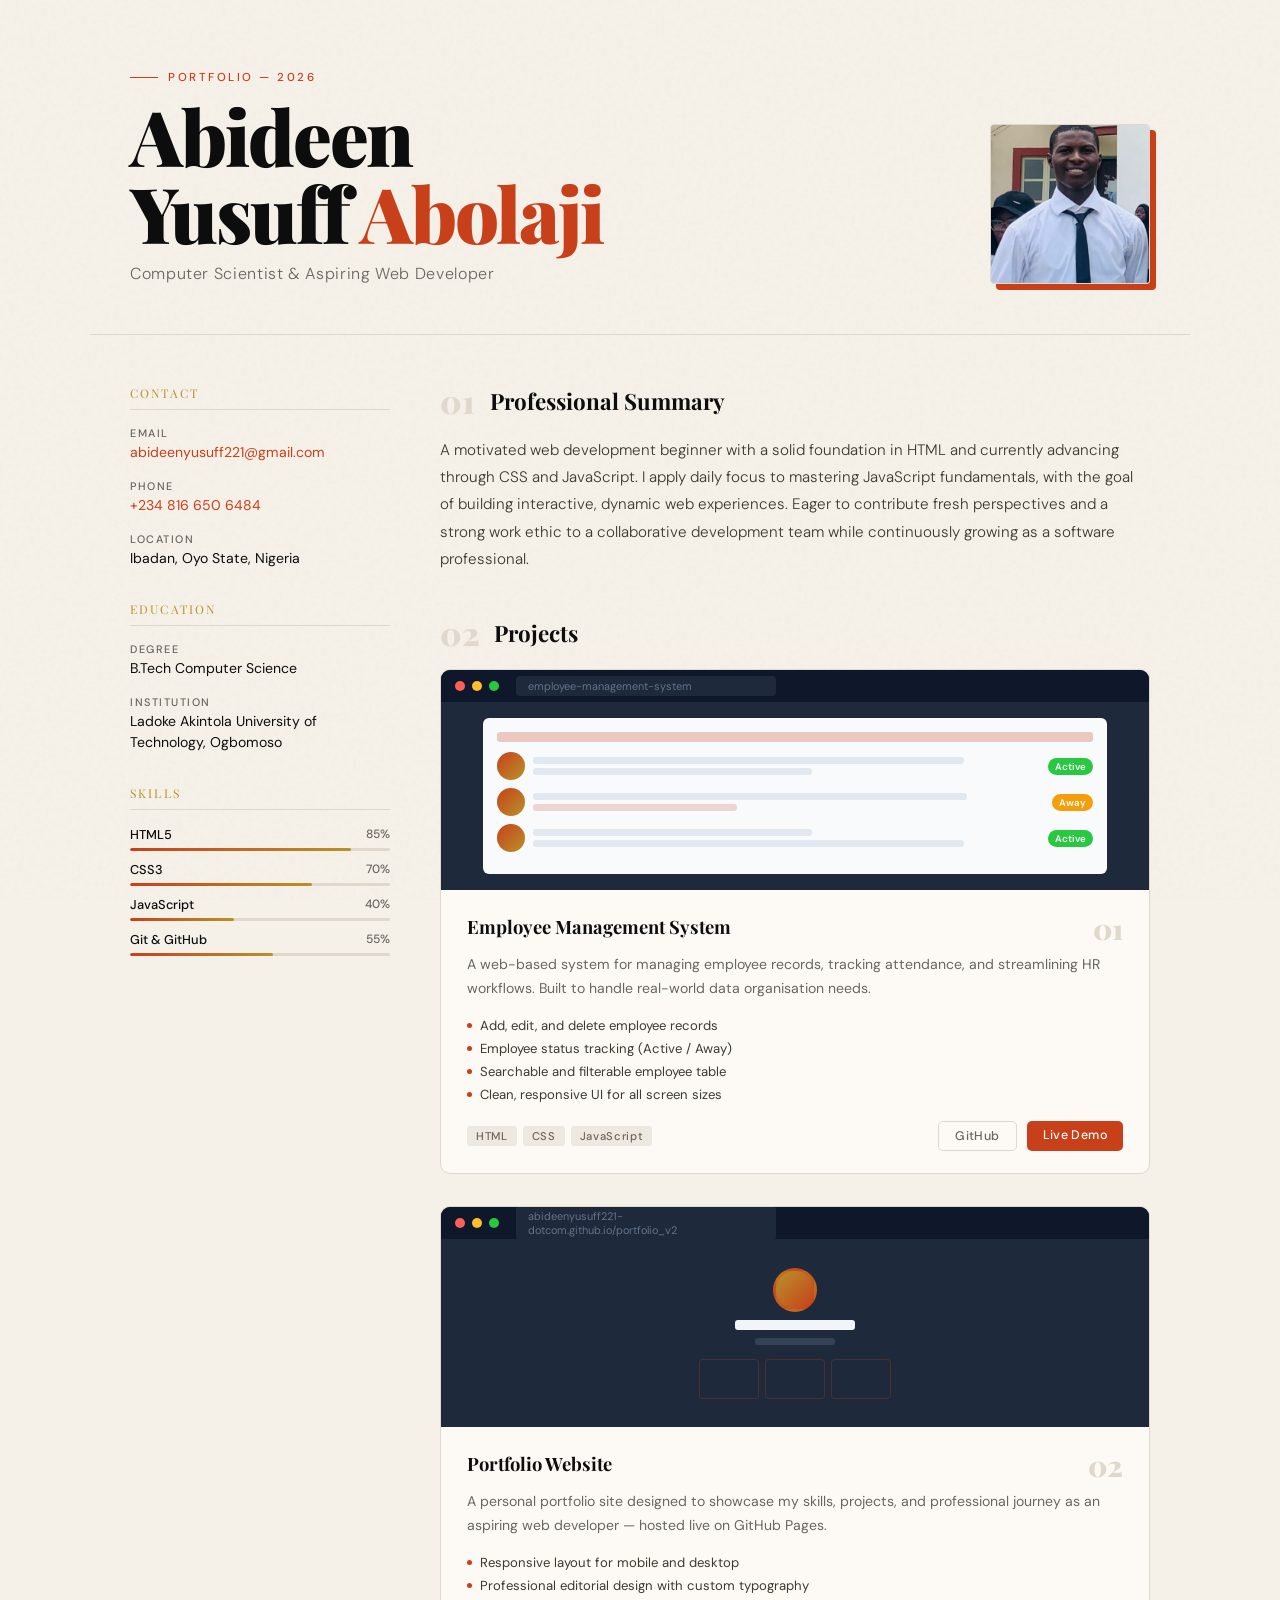
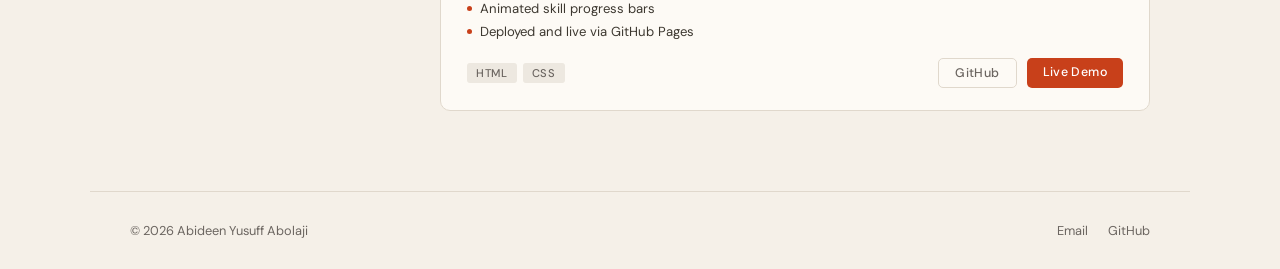
<file: index.html>
<!DOCTYPE html>
<html lang="en">
<head>
    <meta charset="UTF-8">
    <meta name="viewport" content="width=device-width, initial-scale=1.0">
    <title>Abideen Yusuff Abolaji | Portfolio</title>
    <link href="https://fonts.googleapis.com/css2?family=Playfair+Display:wght@400;700;900&family=DM+Sans:wght@300;400;500&display=swap" rel="stylesheet">
   <link rel="stylesheet" href="style.css">
</head>
<body>

<!-- ── HEADER ── -->
<header>
    <div class="header-text">
        <span class="eyebrow">Portfolio — 2026</span>
        <h1>Abideen<br>Yusuff <span>Abolaji</span></h1>
        <p class="subtitle">Computer Scientist &amp; Aspiring Web Developer</p>
    </div>
    <img src="portimage.jpg" alt="Abideen Yusuff Abolaji" class="profile-img">
</header>

<!-- ── MAIN ── -->
<div class="wrapper">

    <!-- SIDEBAR -->
    <aside class="sidebar">

        <div class="sidebar-block">
            <p class="sidebar-title">Contact</p>
            <div class="info-item">
                <span class="info-label">Email</span>
                <span class="info-value"><a href="mailto:abideenyusuff221@gmail.com">abideenyusuff221@gmail.com</a></span>
            </div>
            <div class="info-item">
                <span class="info-label">Phone</span>
                <span class="info-value"><a href="tel:+2348166506484">+234 816 650 6484</a></span>
            </div>
            <div class="info-item">
                <span class="info-label">Location</span>
                <span class="info-value">Ibadan, Oyo State, Nigeria</span>
            </div>
        </div>

        <div class="sidebar-block">
            <p class="sidebar-title">Education</p>
            <div class="info-item">
                <span class="info-label">Degree</span>
                <span class="info-value">B.Tech Computer Science</span>
            </div>
            <div class="info-item">
                <span class="info-label">Institution</span>
                <span class="info-value">Ladoke Akintola University of Technology, Ogbomoso</span>
            </div>
        </div>

        <div class="sidebar-block">
            <p class="sidebar-title">Skills</p>
            <div class="skill-row">
                <div class="skill-item">
                    <div class="skill-meta"><span>HTML5</span><span class="skill-pct">85%</span></div>
                    <div class="bar-track"><div class="bar-fill" style="width:85%"></div></div>
                </div>
                <div class="skill-item">
                    <div class="skill-meta"><span>CSS3</span><span class="skill-pct">70%</span></div>
                    <div class="bar-track"><div class="bar-fill" style="width:70%"></div></div>
                </div>
                <div class="skill-item">
                    <div class="skill-meta"><span>JavaScript</span><span class="skill-pct">40%</span></div>
                    <div class="bar-track"><div class="bar-fill" style="width:40%"></div></div>
                </div>
                <div class="skill-item">
                    <div class="skill-meta"><span>Git & GitHub</span><span class="skill-pct">55%</span></div>
                    <div class="bar-track"><div class="bar-fill" style="width:55%"></div></div>
                </div>
            </div>
        </div>

    </aside>

    <!-- CONTENT -->
    <main class="content">

        <section>
            <div class="section-head">
                <span class="section-num">01</span>
                <h2>Professional Summary</h2>
            </div>
            <p class="section-body">
                A motivated web development beginner with a solid foundation in HTML and currently advancing through CSS and JavaScript. 
                I apply daily focus to mastering JavaScript fundamentals, with the goal of building interactive, dynamic web experiences. 
                Eager to contribute fresh perspectives and a strong work ethic to a collaborative development team while continuously 
                growing as a software professional.
            </p>
        </section>

        <section>
            <div class="section-head">
                <span class="section-num">02</span>
                <h2>Projects</h2>
            </div>
            <div class="projects-grid">

                <!-- PROJECT 1: Employee Management System -->
                <div class="project-card">
                    <div class="project-preview">
                        <div class="browser-bar">
                            <span class="browser-dot dot-red"></span>
                            <span class="browser-dot dot-yellow"></span>
                            <span class="browser-dot dot-green"></span>
                            <span class="browser-url">employee-management-system</span>
                        </div>
                        <div class="mock-ems">
                            <div class="mock-header-bar"></div>
                            <div class="mock-row">
                                <div class="mock-avatar"></div>
                                <div class="mock-lines">
                                    <div class="mock-line long"></div>
                                    <div class="mock-line short"></div>
                                </div>
                                <span class="mock-badge">Active</span>
                            </div>
                            <div class="mock-row">
                                <div class="mock-avatar"></div>
                                <div class="mock-lines">
                                    <div class="mock-line long"></div>
                                    <div class="mock-line accent"></div>
                                </div>
                                <span class="mock-badge" style="background:#f59e0b">Away</span>
                            </div>
                            <div class="mock-row">
                                <div class="mock-avatar"></div>
                                <div class="mock-lines">
                                    <div class="mock-line short"></div>
                                    <div class="mock-line long"></div>
                                </div>
                                <span class="mock-badge">Active</span>
                            </div>
                        </div>
                    </div>
                    <div class="project-body">
                        <div class="project-header">
                            <p class="project-title">Employee Management System</p>
                            <span class="project-number">01</span>
                        </div>
                        <p class="project-desc">
                            A web-based system for managing employee records, tracking attendance, and streamlining HR workflows. Built to handle real-world data organisation needs.
                        </p>
                        <ul class="feature-list">
                            <li>Add, edit, and delete employee records</li>
                            <li>Employee status tracking (Active / Away)</li>
                            <li>Searchable and filterable employee table</li>
                            <li>Clean, responsive UI for all screen sizes</li>
                        </ul>
                        <div class="project-footer">
                            <div class="project-tags">
                                <span class="ptag">HTML</span>
                                <span class="ptag">CSS</span>
                                <span class="ptag">JavaScript</span>
                            </div>
                            <div class="project-links">
                                <a href="https://github.com/abideenyusuff221-dotcom" target="_blank" class="btn-link btn-outline">GitHub</a>
                                <a href="#" class="btn-link btn-primary">Live Demo</a>
                            </div>
                        </div>
                    </div>
                </div>

                <!-- PROJECT 2: Portfolio Website -->
                <div class="project-card">
                    <div class="project-preview">
                        <div class="browser-bar">
                            <span class="browser-dot dot-red"></span>
                            <span class="browser-dot dot-yellow"></span>
                            <span class="browser-dot dot-green"></span>
                            <span class="browser-url">abideenyusuff221-dotcom.github.io/portfolio_v2</span>
                        </div>
                        <div class="mock-portfolio">
                            <div class="mock-avatar-lg"></div>
                            <div class="mock-name-line"></div>
                            <div class="mock-sub-line"></div>
                            <div class="mock-cards-row">
                                <div class="mock-mini-card"></div>
                                <div class="mock-mini-card"></div>
                                <div class="mock-mini-card"></div>
                            </div>
                        </div>
                    </div>
                    <div class="project-body">
                        <div class="project-header">
                            <p class="project-title">Portfolio Website</p>
                            <span class="project-number">02</span>
                        </div>
                        <p class="project-desc">
                            A personal portfolio site designed to showcase my skills, projects, and professional journey as an aspiring web developer — hosted live on GitHub Pages.
                        </p>
                        <ul class="feature-list">
                            <li>Responsive layout for mobile and desktop</li>
                            <li>Professional editorial design with custom typography</li>
                            <li>Animated skill progress bars</li>
                            <li>Deployed and live via GitHub Pages</li>
                        </ul>
                        <div class="project-footer">
                            <div class="project-tags">
                                <span class="ptag">HTML</span>
                                <span class="ptag">CSS</span>
                            </div>
                            <div class="project-links">
                                <a href="https://github.com/abideenyusuff221-dotcom/portfolio_v2" target="_blank" class="btn-link btn-outline">GitHub</a>
                                <a href="https://abideenyusuff221-dotcom.github.io/portfolio_v2/" target="_blank" class="btn-link btn-primary">Live Demo</a>
                            </div>
                        </div>
                    </div>
                </div>

            </div>
        </section>

    </main>
</div>

<!-- ── FOOTER ── -->
<footer>
    <span>&copy; 2026 Abideen Yusuff Abolaji</span>
    <div class="footer-links">
        <a href="mailto:abideenyusuff221@gmail.com">Email</a>
        <a href="https://github.com/abideenyusuff221-dotcom" target="_blank">GitHub</a>
    </div>
</footer>

</body>
</html>
</file>
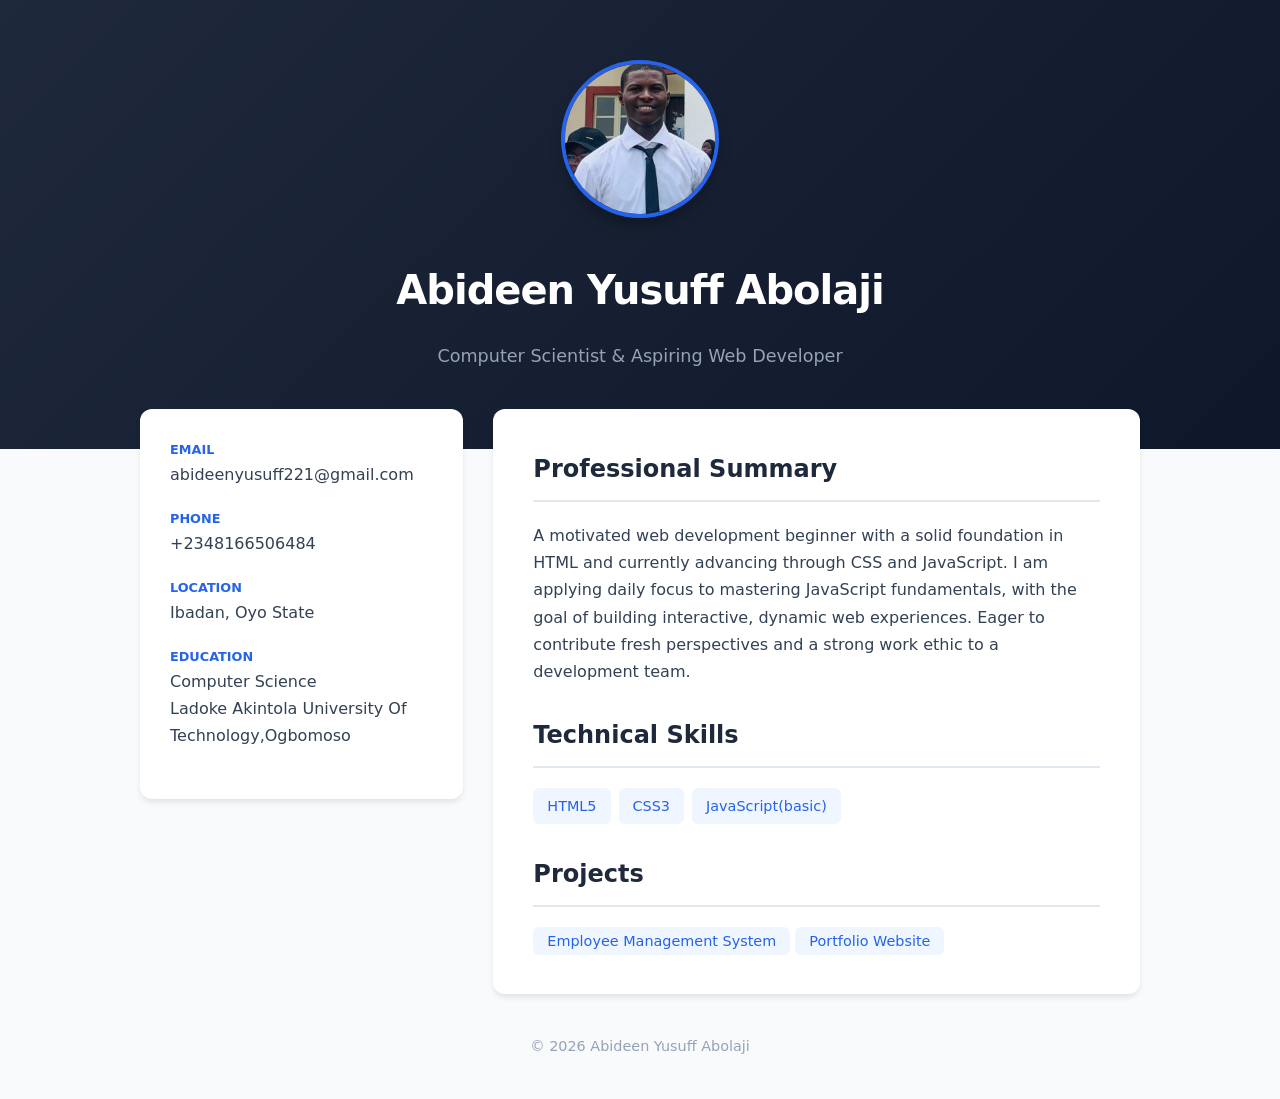
<file: myportfolio.html>
<!DOCTYPE html>
<html lang="en">
<head>
    <meta charset="UTF-8">
    <meta name="viewport" content="width=device-width, initial-scale=1.0">
    
    <title>Abideen Yusuff Abolaji | Portfolio</title>
    <link rel="stylesheet" href="style sheet.css">

</head>
<body>

<header>
    <img src="portimage.jpg" alt="Abideen Yusuff Abolaji" class="profile-img">
    <h1>Abideen Yusuff Abolaji</h1>
    <p>Computer Scientist & Aspiring Web Developer</p>
</header>

<div class="main-content">
    <div class="sidebar">
        <div class="info-item">
            <span class="info-label">Email</span>
            abideenyusuff221@gmail.com
        </div>
        <div class="info-item">
            <span class="info-label">Phone</span>
            +2348166506484
        </div>
        <div class="info-item">
            <span class="info-label">Location</span>
            Ibadan, Oyo State
        </div>
        <div class="info-item">
            <span class="info-label">Education</span>
             Computer Science<br>
            Ladoke Akintola University Of Technology,Ogbomoso
        </div>
    </div>

    <div class="content-area">
        <section>
            <h2>Professional Summary</h2>
            <p>
                A motivated web development beginner with a solid foundation in HTML and currently advancing through CSS and JavaScript. 
                I am applying daily focus to mastering JavaScript fundamentals, with the goal of building interactive, 
                dynamic web experiences. Eager to contribute fresh perspectives and a strong work ethic to a development team.
            </p>
        </section>

        <section style="margin-top: 30px;">
            <h2>Technical Skills</h2>
            <div class="skill-tags">
                <span class="tag">HTML5</span> 
                <span class="tag">CSS3</span>
                <span class="tag">JavaScript(basic)</span>
                
                
            </div>
        </section>

        
        </section>

        <section style="margin-top: 30px;">
            <h2>Projects</h2>
            <div class="Projects-tags">
                <span class="tag">Employee Management System</span> 
                <span class="tag">Portfolio Website</span>
                
                
                
            </div>
        </section>
    </div>
</div>

<footer style="text-align: center; padding-bottom: 40px; color: #94a3b8; font-size: 0.9rem;">
    &copy; 2026 Abideen Yusuff Abolaji
</footer>

</body>
</html>
</file>
<file: style.css>
:root {
            --ink: #0d0d0d;
            --paper: #f5f0e8;
            --accent: #c8401a;
            --gold: #b8922a;
            --mid: #6b6560;
            --card: #fdfaf5;
            --border: #e0d8cc;
        }

        *, *::before, *::after { box-sizing: border-box; margin: 0; padding: 0; }

        body {
            font-family: 'DM Sans', sans-serif;
            background-color: var(--paper);
            color: var(--ink);
            min-height: 100vh;
            overflow-x: hidden;
        }

        /* ── NOISE TEXTURE OVERLAY ── */
        body::before {
            content: '';
            position: fixed;
            inset: 0;
            background-image: url("data:image/svg+xml,%3Csvg viewBox='0 0 200 200' xmlns='http://www.w3.org/2000/svg'%3E%3Cfilter id='noise'%3E%3CfeTurbulence type='fractalNoise' baseFrequency='0.85' numOctaves='4' stitchTiles='stitch'/%3E%3C/filter%3E%3Crect width='100%25' height='100%25' filter='url(%23noise)' opacity='0.04'/%3E%3C/svg%3E");
            pointer-events: none;
            z-index: 0;
            opacity: 0.5;
        }

        /* ── HEADER ── */
        header {
            position: relative;
            display: grid;
            grid-template-columns: 1fr auto;
            align-items: end;
            max-width: 1100px;
            margin: 0 auto;
            padding: 70px 40px 50px;
            gap: 40px;
            border-bottom: 1px solid var(--border);
            animation: fadeUp 0.8s ease both;
        }

        .header-text { display: flex; flex-direction: column; gap: 12px; }

        .eyebrow {
            font-family: 'DM Sans', sans-serif;
            font-size: 0.72rem;
            font-weight: 500;
            letter-spacing: 0.22em;
            text-transform: uppercase;
            color: var(--accent);
            display: flex;
            align-items: center;
            gap: 10px;
        }
        .eyebrow::before {
            content: '';
            width: 28px;
            height: 1px;
            background: var(--accent);
        }

        header h1 {
            font-family: 'Playfair Display', serif;
            font-size: clamp(2.8rem, 6vw, 5rem);
            font-weight: 900;
            line-height: 1.0;
            letter-spacing: -2px;
            color: var(--ink);
        }

        header h1 span { color: var(--accent); }

        .subtitle {
            font-size: 1rem;
            color: var(--mid);
            font-weight: 300;
            letter-spacing: 0.04em;
        }

        .profile-img {
            width: 160px;
            height: 160px;
            border-radius: 4px;
            object-fit: cover;
            border: 1px solid var(--border);
            box-shadow: 6px 6px 0 var(--accent);
            flex-shrink: 0;
            animation: fadeUp 0.8s 0.1s ease both;
        }

        /* ── LAYOUT ── */
        .wrapper {
            max-width: 1100px;
            margin: 0 auto;
            padding: 50px 40px 80px;
            display: grid;
            grid-template-columns: 260px 1fr;
            gap: 50px;
            align-items: start;
        }

        /* ── SIDEBAR ── */
        .sidebar {
            display: flex;
            flex-direction: column;
            gap: 32px;
            animation: fadeUp 0.8s 0.2s ease both;
        }

        .sidebar-block { display: flex; flex-direction: column; gap: 16px; }

        .sidebar-title {
            font-family: 'Playfair Display', serif;
            font-size: 0.75rem;
            letter-spacing: 0.18em;
            text-transform: uppercase;
            color: var(--gold);
            padding-bottom: 8px;
            border-bottom: 1px solid var(--border);
        }

        .info-item { display: flex; flex-direction: column; gap: 2px; }

        .info-label {
            font-size: 0.68rem;
            font-weight: 500;
            letter-spacing: 0.14em;
            text-transform: uppercase;
            color: var(--mid);
        }

        .info-value {
            font-size: 0.88rem;
            color: var(--ink);
            line-height: 1.5;
        }

        .info-value a {
            color: var(--accent);
            text-decoration: none;
        }
        .info-value a:hover { text-decoration: underline; }

        /* ── SKILL BARS ── */
        .skill-row { display: flex; flex-direction: column; gap: 10px; }

        .skill-item { display: flex; flex-direction: column; gap: 5px; }

        .skill-meta {
            display: flex;
            justify-content: space-between;
            font-size: 0.8rem;
            color: var(--ink);
            font-weight: 500;
        }

        .skill-pct { color: var(--mid); font-size: 0.75rem; }

        .bar-track {
            height: 3px;
            background: var(--border);
            border-radius: 99px;
            overflow: hidden;
        }

        .bar-fill {
            height: 100%;
            background: linear-gradient(90deg, var(--accent), var(--gold));
            border-radius: 99px;
            transform-origin: left;
            animation: growBar 1s 0.6s ease both;
            transform: scaleX(0);
        }

        @keyframes growBar {
            to { transform: scaleX(1); }
        }

        /* ── MAIN CONTENT ── */
        .content {
            display: flex;
            flex-direction: column;
            gap: 44px;
            animation: fadeUp 0.8s 0.15s ease both;
        }

        .section-head {
            display: flex;
            align-items: center;
            gap: 14px;
            margin-bottom: 20px;
        }

        .section-num {
            font-family: 'Playfair Display', serif;
            font-size: 2rem;
            font-weight: 900;
            color: var(--border);
            line-height: 1;
            min-width: 36px;
        }

        .section-head h2 {
            font-family: 'Playfair Display', serif;
            font-size: 1.4rem;
            font-weight: 700;
            color: var(--ink);
        }

        .section-body {
            font-size: 0.95rem;
            line-height: 1.8;
            color: #3d3830;
            font-weight: 300;
        }

        /* ── PROJECTS ── */
        .projects-grid {
            display: flex;
            flex-direction: column;
            gap: 32px;
        }

        .project-card {
            background: var(--card);
            border: 1px solid var(--border);
            border-radius: 10px;
            overflow: hidden;
            transition: transform 0.25s, box-shadow 0.25s;
            position: relative;
        }

        .project-card:hover {
            transform: translateY(-4px);
            box-shadow: 0 16px 40px rgba(0,0,0,0.09);
        }

        /* ── PREVIEW WINDOW ── */
        .project-preview {
            width: 100%;
            height: 220px;
            background: #1e293b;
            position: relative;
            overflow: hidden;
            display: flex;
            align-items: center;
            justify-content: center;
        }

        .project-preview .browser-bar {
            position: absolute;
            top: 0; left: 0; right: 0;
            height: 32px;
            background: #0f172a;
            display: flex;
            align-items: center;
            padding: 0 14px;
            gap: 7px;
            z-index: 2;
        }

        .browser-dot {
            width: 10px; height: 10px;
            border-radius: 50%;
        }
        .dot-red   { background: #ff5f57; }
        .dot-yellow{ background: #ffbd2e; }
        .dot-green { background: #28c840; }

        .browser-url {
            margin-left: 10px;
            background: #1e293b;
            border-radius: 4px;
            padding: 3px 12px;
            font-size: 0.68rem;
            color: #64748b;
            font-family: 'DM Sans', sans-serif;
            flex: 1;
            max-width: 260px;
        }

        /* Mock screen content for Employee Management */
        .mock-ems {
            margin-top: 32px;
            width: 88%;
            background: #f8fafc;
            border-radius: 6px;
            padding: 14px;
            font-size: 0;
        }

        .mock-row {
            display: flex;
            gap: 8px;
            margin-bottom: 8px;
            align-items: center;
        }

        .mock-avatar {
            width: 28px; height: 28px;
            border-radius: 50%;
            background: linear-gradient(135deg, #c8401a, #b8922a);
            flex-shrink: 0;
        }

        .mock-lines { flex: 1; display: flex; flex-direction: column; gap: 4px; }
        .mock-line  { height: 7px; border-radius: 3px; background: #e2e8f0; }
        .mock-line.short { width: 55%; }
        .mock-line.long  { width: 85%; }
        .mock-line.accent { width: 40%; background: #c8401a33; }

        .mock-badge {
            font-size: 0.6rem;
            font-family: 'DM Sans', sans-serif;
            font-weight: 600;
            padding: 2px 7px;
            border-radius: 99px;
            color: white;
            background: #28c840;
            flex-shrink: 0;
        }

        .mock-header-bar {
            height: 10px;
            border-radius: 3px;
            background: #c8401a44;
            margin-bottom: 10px;
            width: 100%;
        }

        /* Mock screen content for Portfolio */
        .mock-portfolio {
            margin-top: 32px;
            width: 88%;
            display: flex;
            flex-direction: column;
            align-items: center;
            gap: 8px;
        }

        .mock-avatar-lg {
            width: 44px; height: 44px;
            border-radius: 50%;
            background: linear-gradient(135deg, #b8922a, #c8401a);
            border: 3px solid #c8401a55;
        }

        .mock-name-line {
            height: 10px; width: 120px;
            background: #f1f5f9;
            border-radius: 3px;
        }

        .mock-sub-line {
            height: 7px; width: 80px;
            background: #64748b55;
            border-radius: 3px;
        }

        .mock-cards-row {
            display: flex;
            gap: 6px;
            margin-top: 6px;
        }

        .mock-mini-card {
            width: 60px; height: 40px;
            background: #1e293b;
            border-radius: 4px;
            border: 1px solid #c8401a44;
        }

        /* ── PROJECT BODY ── */
        .project-body {
            padding: 24px 26px 22px;
        }

        .project-header {
            display: flex;
            justify-content: space-between;
            align-items: flex-start;
            gap: 12px;
            margin-bottom: 10px;
        }

        .project-title {
            font-family: 'Playfair Display', serif;
            font-size: 1.15rem;
            font-weight: 700;
            color: var(--ink);
        }

        .project-number {
            font-family: 'Playfair Display', serif;
            font-size: 1.8rem;
            font-weight: 900;
            color: var(--border);
            line-height: 1;
            flex-shrink: 0;
        }

        .project-desc {
            font-size: 0.88rem;
            color: var(--mid);
            line-height: 1.7;
            margin-bottom: 16px;
        }

        /* Feature list */
        .feature-list {
            list-style: none;
            display: flex;
            flex-direction: column;
            gap: 6px;
            margin-bottom: 18px;
        }

        .feature-list li {
            font-size: 0.82rem;
            color: #3d3830;
            display: flex;
            align-items: center;
            gap: 8px;
        }

        .feature-list li::before {
            content: '';
            width: 5px; height: 5px;
            border-radius: 50%;
            background: var(--accent);
            flex-shrink: 0;
        }

        .project-footer {
            display: flex;
            justify-content: space-between;
            align-items: center;
            flex-wrap: wrap;
            gap: 12px;
        }

        .project-tags {
            display: flex;
            flex-wrap: wrap;
            gap: 6px;
        }

        .ptag {
            font-size: 0.7rem;
            font-weight: 500;
            letter-spacing: 0.06em;
            background: #ede8e0;
            color: var(--mid);
            padding: 3px 9px;
            border-radius: 3px;
        }

        .project-links {
            display: flex;
            gap: 10px;
        }

        .btn-link {
            font-size: 0.78rem;
            font-weight: 500;
            padding: 6px 16px;
            border-radius: 5px;
            text-decoration: none;
            transition: all 0.2s;
            letter-spacing: 0.03em;
        }

        .btn-primary {
            background: var(--accent);
            color: white;
        }
        .btn-primary:hover { background: #a83414; }

        .btn-outline {
            border: 1px solid var(--border);
            color: var(--mid);
            background: transparent;
        }
        .btn-outline:hover { border-color: var(--accent); color: var(--accent); }

        /* ── FOOTER ── */
        footer {
            max-width: 1100px;
            margin: 0 auto;
            padding: 30px 40px;
            border-top: 1px solid var(--border);
            display: flex;
            justify-content: space-between;
            align-items: center;
            font-size: 0.8rem;
            color: var(--mid);
        }

        .footer-links { display: flex; gap: 20px; }
        .footer-links a { color: var(--mid); text-decoration: none; transition: color 0.2s; }
        .footer-links a:hover { color: var(--accent); }

        /* ── ANIMATIONS ── */
        @keyframes fadeUp {
            from { opacity: 0; transform: translateY(20px); }
            to   { opacity: 1; transform: translateY(0); }
        }

        /* ── RESPONSIVE ── */
        @media (max-width: 768px) {
            header {
                grid-template-columns: 1fr;
                padding: 40px 24px 36px;
            }
            .profile-img {
                width: 120px;
                height: 120px;
                order: -1;
            }
            .wrapper {
                grid-template-columns: 1fr;
                padding: 36px 24px 60px;
                gap: 36px;
            }
            .projects-grid { grid-template-columns: 1fr; }
            footer { flex-direction: column; gap: 12px; text-align: center; }
        }
</file>
<file: style sheet.css>
:root {
            --primary-color: #2563eb;
            --secondary-color: #1e293b;
            --text-main: #334155;
            --bg-light: #f8fafc;
        }

        body {
            font-family: 'Inter', system-ui, -apple-system, sans-serif;
            line-height: 1.7;
            margin: 0;
            padding: 0;
            background-color: var(--bg-light);
            color: var(--text-main);
        }

        /* Hero Header Section */
        header {
            background: linear-gradient(135deg, var(--secondary-color) 0%, #0f172a 100%);
            color: white;
            padding: 60px 20px;
            text-align: center;
        }

        .profile-img {
            width: 150px;
            height: 150px;
            border-radius: 50%;
            border: 4px solid var(--primary-color);
            object-fit: cover;
            margin-bottom: 20px;
            box-shadow: 0 10px 15px -3px rgba(0, 0, 0, 0.3);
        }

        header h1 {
            margin: 10px 0;
            font-size: 2.5rem;
            letter-spacing: -1px;
        }

        header p {
            font-size: 1.1rem;
            color: #94a3b8;
        }

        .main-content {
            max-width: 1000px;
            margin: -40px auto 40px;
            display: grid;
            grid-template-columns: 1fr 2fr;
            gap: 30px;
            padding: 0 20px;
        }

        /* Sidebar Info */
        .sidebar {
            background: white;
            padding: 30px;
            border-radius: 12px;
            box-shadow: 0 4px 6px -1px rgba(0, 0, 0, 0.1);
            height: fit-content;
        }

        .info-item {
            margin-bottom: 20px;
        }

        .info-label {
            font-weight: bold;
            display: block;
            color: var(--primary-color);
            font-size: 0.8rem;
            text-transform: uppercase;
        }

        /* Main Profile Content */
        .content-area {
            background: white;
            padding: 40px;
            border-radius: 12px;
            box-shadow: 0 4px 6px -1px rgba(0, 0, 0, 0.1);
        }

        h2 {
            border-bottom: 2px solid #e2e8f0;
            padding-bottom: 10px;
            margin-top: 0;
            color: var(--secondary-color);
        }

        .skill-tags {
            display: flex;
            flex-wrap: wrap;
            gap: 8px;
            margin-top: 15px;
        }

        .tag {
            background: #eff6ff;
            color: var(--primary-color);
            padding: 6px 14px;
            border-radius: 6px;
            font-size: 0.9rem;
            font-weight: 500;
        }

        @media (max-width: 768px) {
            .main-content {
                grid-template-columns: 1fr;
            }
            header h1 { font-size: 1.8rem; }
        }
</file>
